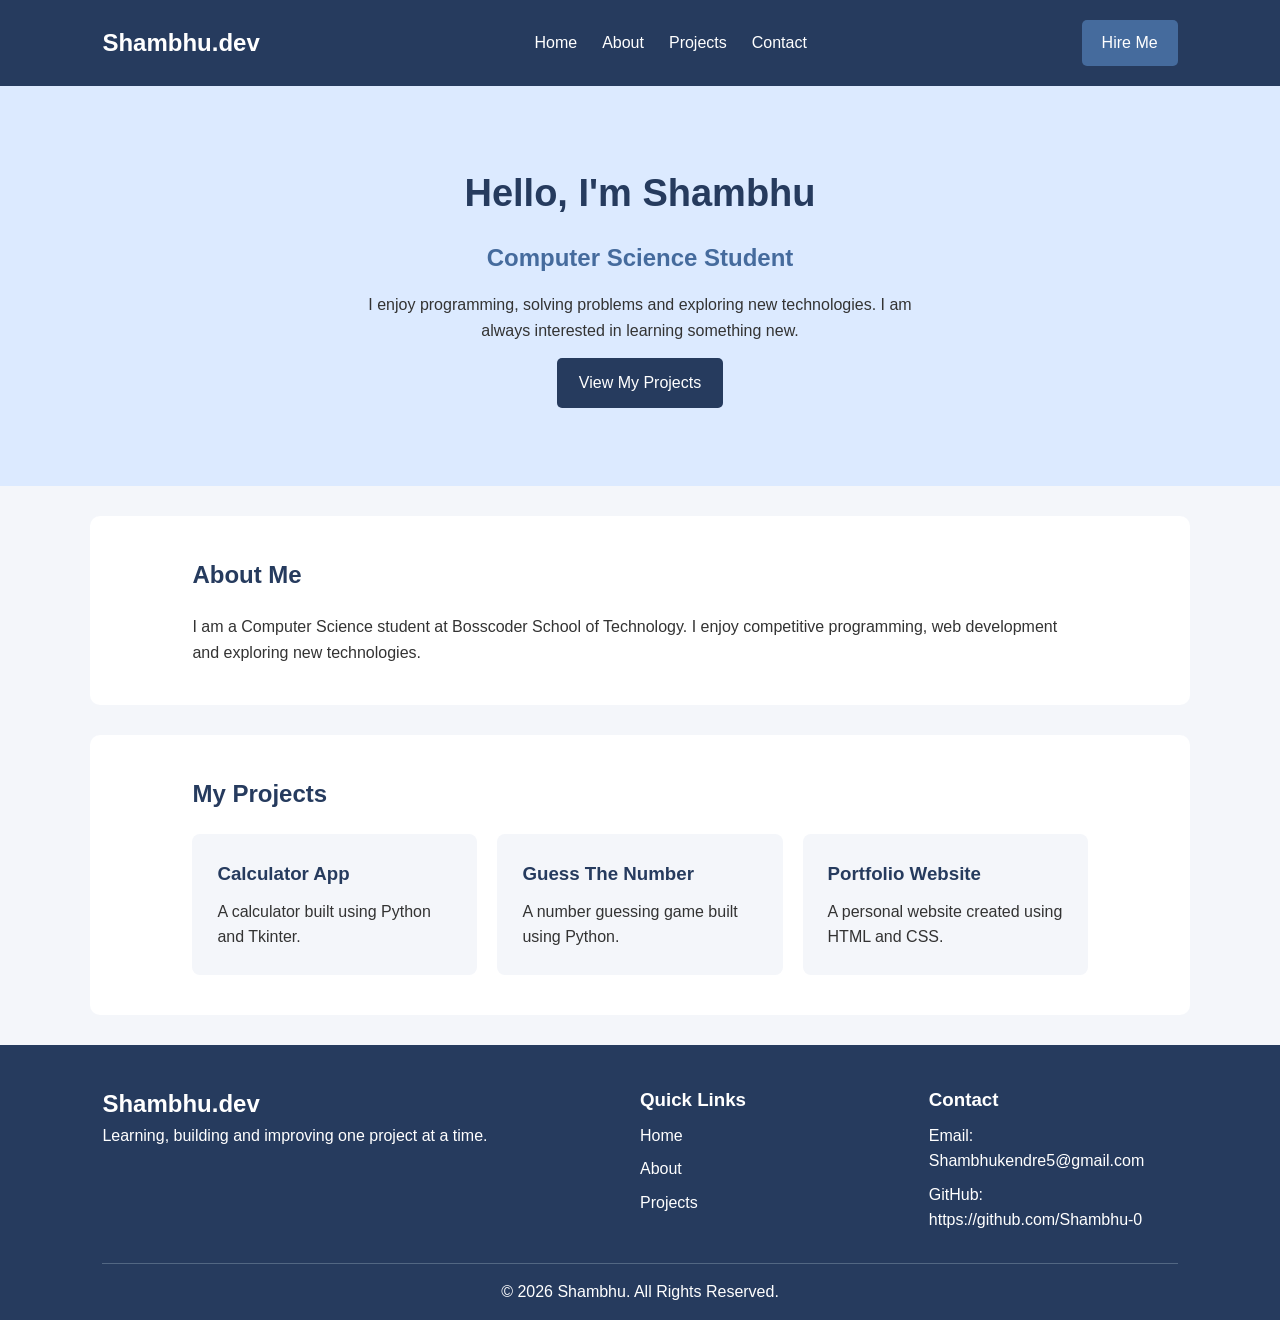
<file: P10/index.html>
<!DOCTYPE html>
<html lang="en">
<head>
    <meta charset="UTF-8">
    <meta name="viewport" content="width=device-width, initial-scale=1.0">
    <title>My Portfolio</title>
    <link rel="stylesheet" href="style.css">
</head>

<body>

    <header class="header">

        <div class="logo">
            <h2>Shambhu.dev</h2>
        </div>

        <nav class="navbar">
            <a href="#home">Home</a>
            <a href="#about">About</a>
            <a href="#projects">Projects</a>
            <a href="#contact">Contact</a>
        </nav>

        <div class="header-button">
            <a href="#contact">Hire Me</a>
        </div>

    </header>


    <main>

        <section id="home" class="hero">

            <div class="hero-content">
                <h1>Hello, I'm Shambhu</h1>

                <h2>Computer Science Student</h2>

                <p>
                    I enjoy programming, solving problems and
                    exploring new technologies. I am always
                    interested in learning something new.
                </p>

                <a href="#projects" class="btn">View My Projects</a>
            </div>

        </section>


        <section id="about" class="about">
            <h2>About Me</h2>

            <p>
                I am a Computer Science student at Bosscoder
                School of Technology. I enjoy competitive
                programming, web development and exploring
                new technologies.
            </p>
        </section>


        <section id="projects" class="projects">
            <h2>My Projects</h2>

            <div class="project-list">

                <article class="project-card">
                    <h3>Calculator App</h3>
                    <p>A calculator built using Python and Tkinter.</p>
                </article>

                <article class="project-card">
                    <h3>Guess The Number</h3>
                    <p>A number guessing game built using Python.</p>
                </article>

                <article class="project-card">
                    <h3>Portfolio Website</h3>
                    <p>A personal website created using HTML and CSS.</p>
                </article>

            </div>
        </section>

    </main>


    <footer class="footer">

        <div class="footer-content">

            <div class="footer-about">
                <h2>Shambhu.dev</h2>
                <p>
                    Learning, building and improving
                    one project at a time.
                </p>
            </div>

            <div class="footer-links">
                <h3>Quick Links</h3>
                <a href="#home">Home</a>
                <a href="#about">About</a>
                <a href="#projects">Projects</a>
            </div>

            <div class="footer-contact" id="contact">
                <h3>Contact</h3>
                <p>Email: Shambhukendre5@gmail.com</p>
                <p>GitHub: https://github.com/Shambhu-0</p>
            </div>

        </div>

        <div class="footer-bottom">
            <p>© 2026 Shambhu. All Rights Reserved.</p>
        </div>

    </footer>

</body>
</html>
</file>
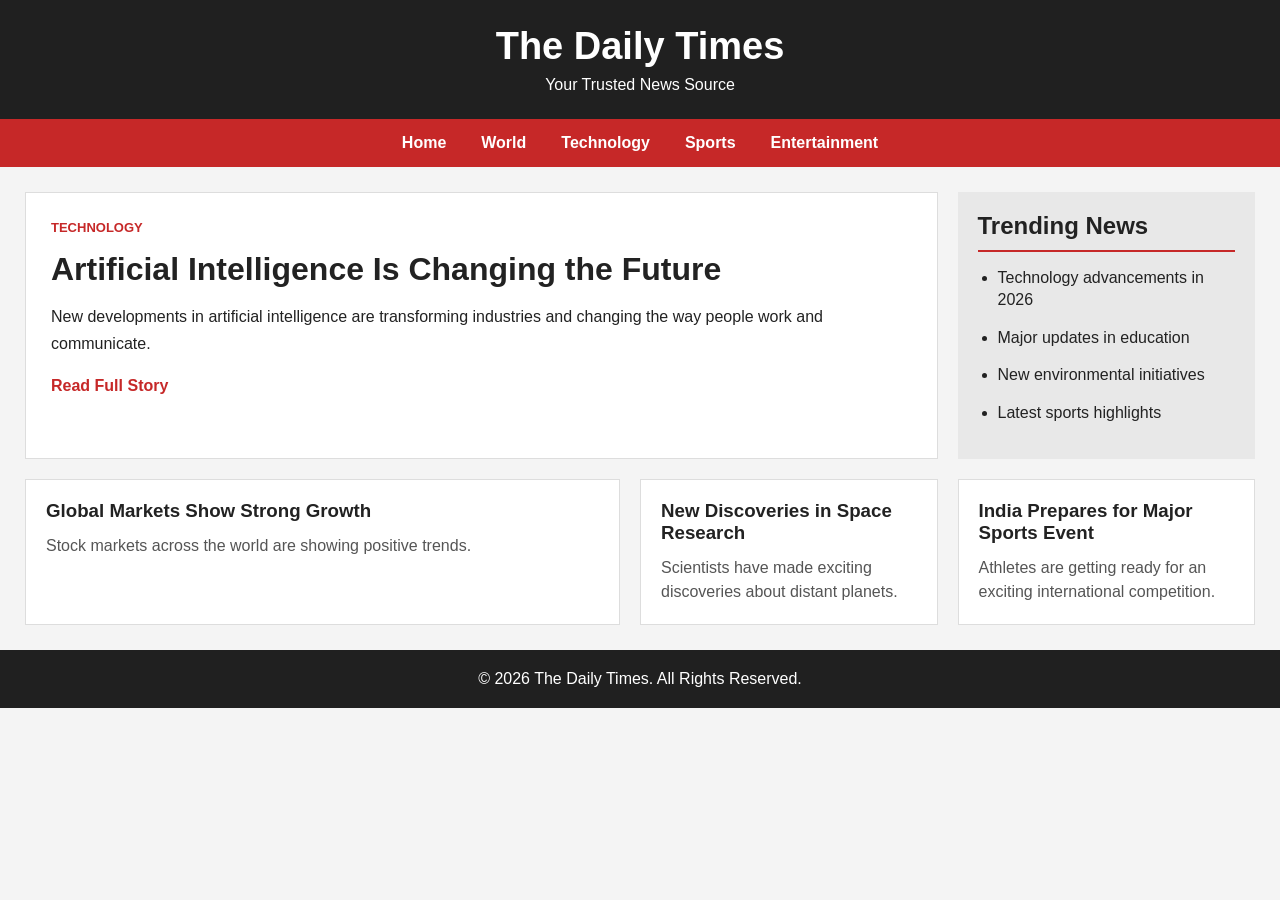
<file: P11/index.html>
<!DOCTYPE html>
<html lang="en">
<head>
    <meta charset="UTF-8">
    <meta name="viewport" content="width=device-width, initial-scale=1.0">
    <title>The Daily Times</title>
    <link rel="stylesheet" href="style.css">
</head>
<body>

    <header class="header">
        <h1>The Daily Times</h1>
        <p>Your Trusted News Source</p>
    </header>

    <nav class="navbar">
        <a href="#">Home</a>
        <a href="#">World</a>
        <a href="#">Technology</a>
        <a href="#">Sports</a>
        <a href="#">Entertainment</a>
    </nav>

    <main class="news-grid">

        <article class="main-news">
            <span class="category">Technology</span>
            <h2>Artificial Intelligence Is Changing the Future</h2>
            <p>
                New developments in artificial intelligence are transforming
                industries and changing the way people work and communicate.
            </p>
            <a href="#">Read Full Story</a>
        </article>

        <article class="news-card">
            <h3>Global Markets Show Strong Growth</h3>
            <p>Stock markets across the world are showing positive trends.</p>
        </article>

        <article class="news-card">
            <h3>New Discoveries in Space Research</h3>
            <p>Scientists have made exciting discoveries about distant planets.</p>
        </article>

        <article class="news-card">
            <h3>India Prepares for Major Sports Event</h3>
            <p>Athletes are getting ready for an exciting international competition.</p>
        </article>

        <aside class="sidebar">
            <h2>Trending News</h2>
            <ul>
                <li>Technology advancements in 2026</li>
                <li>Major updates in education</li>
                <li>New environmental initiatives</li>
                <li>Latest sports highlights</li>
            </ul>
        </aside>

    </main>

    <footer class="footer">
        <p>© 2026 The Daily Times. All Rights Reserved.</p>
    </footer>

</body>
</html>
</file>
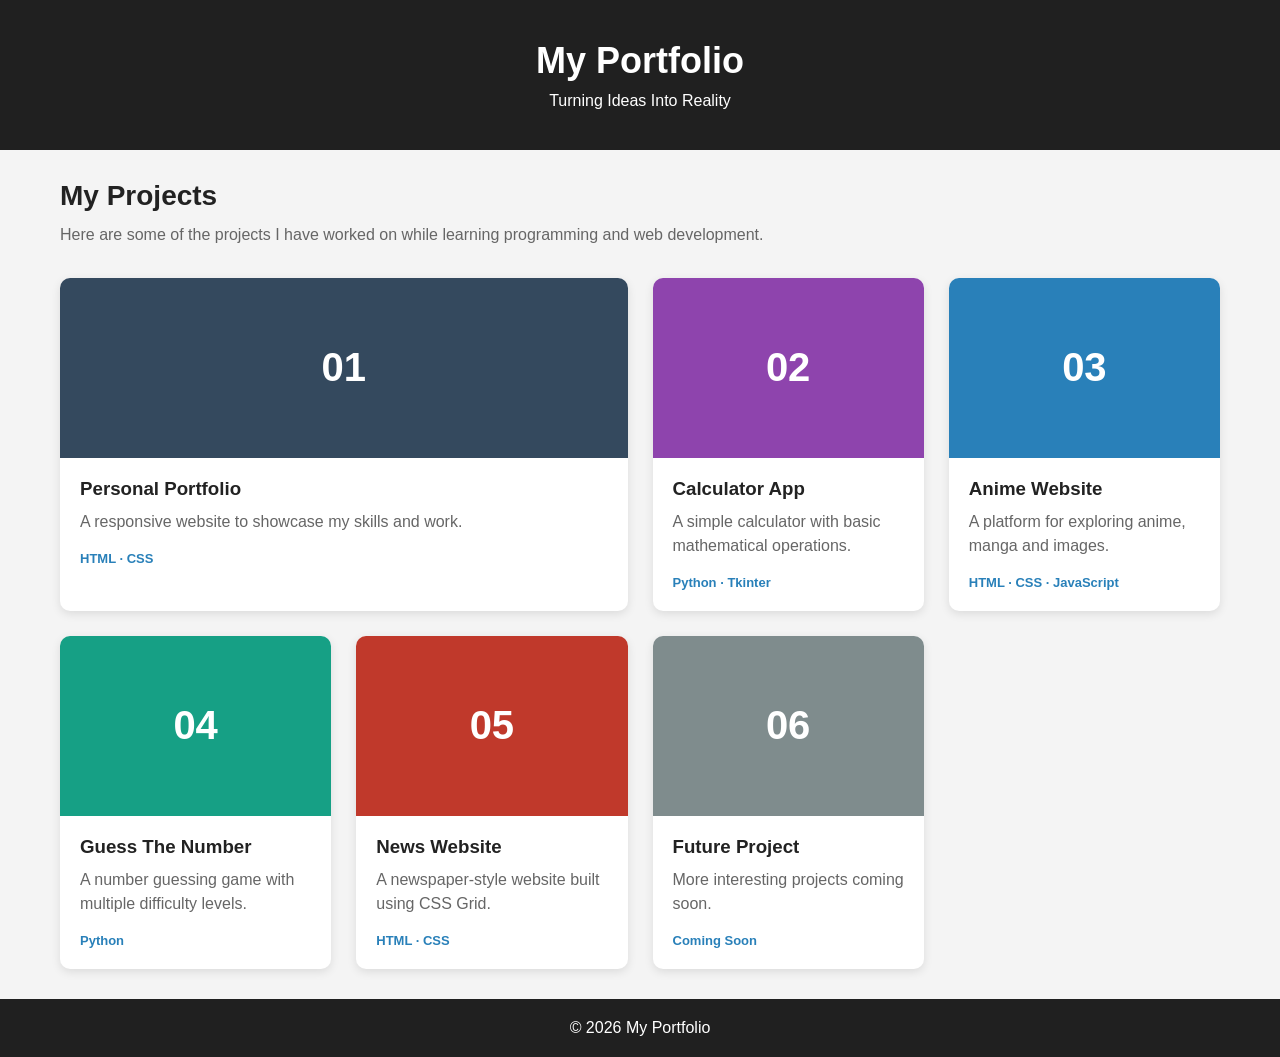
<file: P12/index.html>
<!DOCTYPE html>
<html lang="en">
<head>
    <meta charset="UTF-8">
    <meta name="viewport" content="width=device-width, initial-scale=1.0">
    <title>My Projects</title>
    <link rel="stylesheet" href="style.css">
</head>
<body>

    <header class="header">
        <h1>My Portfolio</h1>
        <p>Turning Ideas Into Reality</p>
    </header>

    <main class="container">

        <section class="intro">
            <h2>My Projects</h2>
            <p>
                Here are some of the projects I have worked on while
                learning programming and web development.
            </p>
        </section>

        <section class="projects-grid">

            <article class="project-card featured">
                <div class="project-image image-one">01</div>
                <div class="project-info">
                    <h3>Personal Portfolio</h3>
                    <p>A responsive website to showcase my skills and work.</p>
                    <span>HTML · CSS</span>
                </div>
            </article>

            <article class="project-card">
                <div class="project-image image-two">02</div>
                <div class="project-info">
                    <h3>Calculator App</h3>
                    <p>A simple calculator with basic mathematical operations.</p>
                    <span>Python · Tkinter</span>
                </div>
            </article>

            <article class="project-card">
                <div class="project-image image-three">03</div>
                <div class="project-info">
                    <h3>Anime Website</h3>
                    <p>A platform for exploring anime, manga and images.</p>
                    <span>HTML · CSS · JavaScript</span>
                </div>
            </article>

            <article class="project-card">
                <div class="project-image image-four">04</div>
                <div class="project-info">
                    <h3>Guess The Number</h3>
                    <p>A number guessing game with multiple difficulty levels.</p>
                    <span>Python</span>
                </div>
            </article>

            <article class="project-card">
                <div class="project-image image-five">05</div>
                <div class="project-info">
                    <h3>News Website</h3>
                    <p>A newspaper-style website built using CSS Grid.</p>
                    <span>HTML · CSS</span>
                </div>
            </article>

            <article class="project-card">
                <div class="project-image image-six">06</div>
                <div class="project-info">
                    <h3>Future Project</h3>
                    <p>More interesting projects coming soon.</p>
                    <span>Coming Soon</span>
                </div>
            </article>

        </section>

    </main>

    <footer class="footer">
        <p>© 2026 My Portfolio</p>
    </footer>

</body>
</html>
</file>
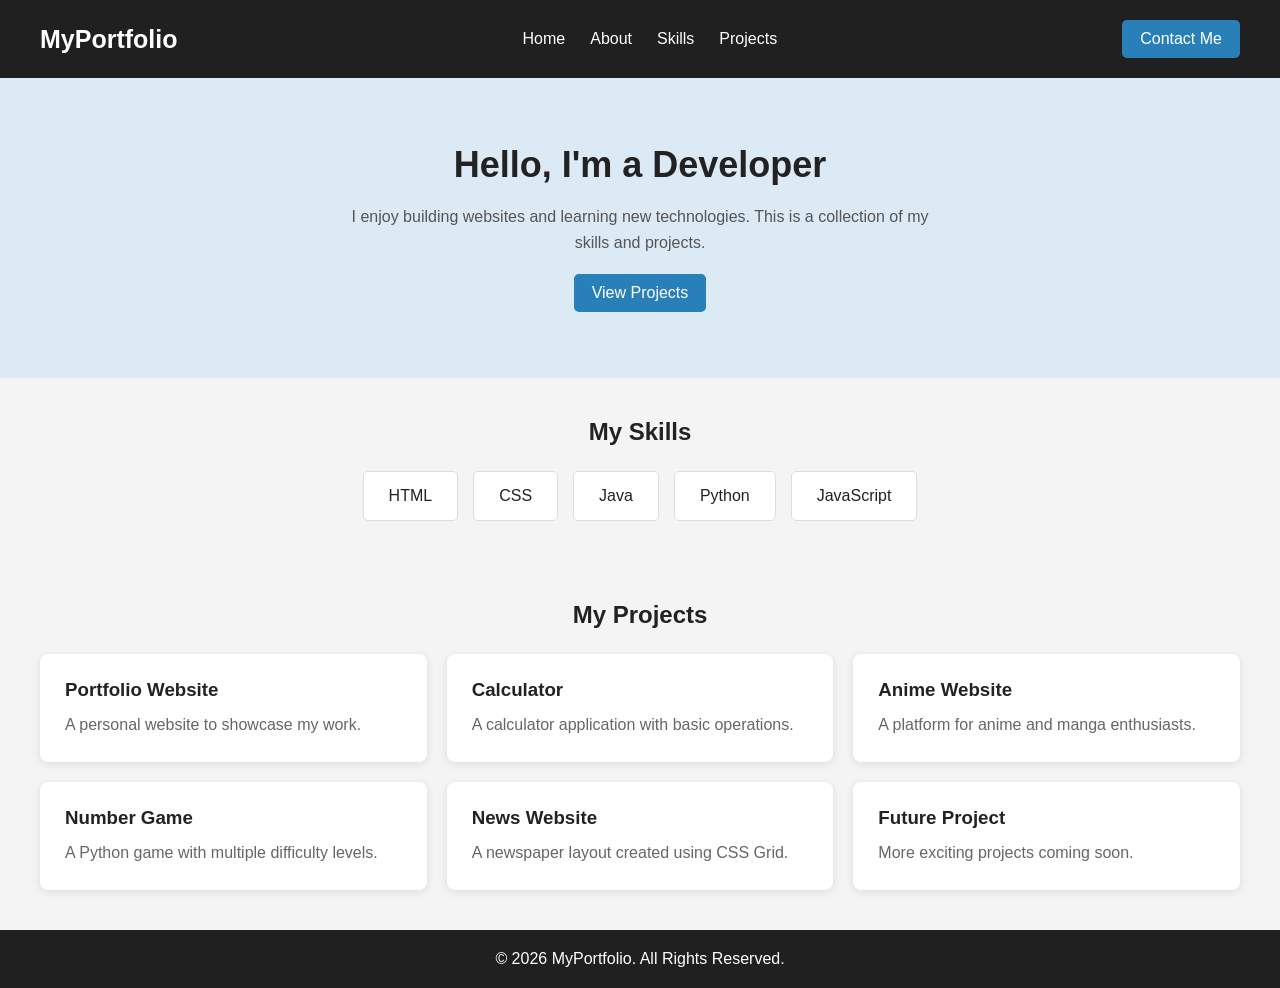
<file: P13/index.html>
<!DOCTYPE html>
<html lang="en">
<head>
    <meta charset="UTF-8">
    <meta name="viewport" content="width=device-width, initial-scale=1.0">
    <title>Flexbox and Grid Portfolio</title>
    <link rel="stylesheet" href="style.css">
</head>
<body>

    <header class="header">
        <h1>MyPortfolio</h1>

        <nav class="navbar">
            <a href="#">Home</a>
            <a href="#">About</a>
            <a href="#">Skills</a>
            <a href="#">Projects</a>
        </nav>

        <a href="#" class="contact-btn">Contact Me</a>
    </header>

    <main>

        <section class="hero">
            <div class="hero-content">
                <h2>Hello, I'm a Developer</h2>
                <p>
                    I enjoy building websites and learning new technologies.
                    This is a collection of my skills and projects.
                </p>
                <a href="#" class="project-btn">View Projects</a>
            </div>
        </section>

        <section class="skills">
            <h2>My Skills</h2>

            <div class="skills-list">
                <div class="skill">HTML</div>
                <div class="skill">CSS</div>
                <div class="skill">Java</div>
                <div class="skill">Python</div>
                <div class="skill">JavaScript</div>
            </div>
        </section>

        <section class="projects">
            <h2>My Projects</h2>

            <div class="projects-grid">

                <article class="project-card">
                    <h3>Portfolio Website</h3>
                    <p>A personal website to showcase my work.</p>
                </article>

                <article class="project-card">
                    <h3>Calculator</h3>
                    <p>A calculator application with basic operations.</p>
                </article>

                <article class="project-card">
                    <h3>Anime Website</h3>
                    <p>A platform for anime and manga enthusiasts.</p>
                </article>

                <article class="project-card">
                    <h3>Number Game</h3>
                    <p>A Python game with multiple difficulty levels.</p>
                </article>

                <article class="project-card">
                    <h3>News Website</h3>
                    <p>A newspaper layout created using CSS Grid.</p>
                </article>

                <article class="project-card">
                    <h3>Future Project</h3>
                    <p>More exciting projects coming soon.</p>
                </article>

            </div>
        </section>

    </main>

    <footer class="footer">
        <p>© 2026 MyPortfolio. All Rights Reserved.</p>
    </footer>

</body>
</html>
</file>
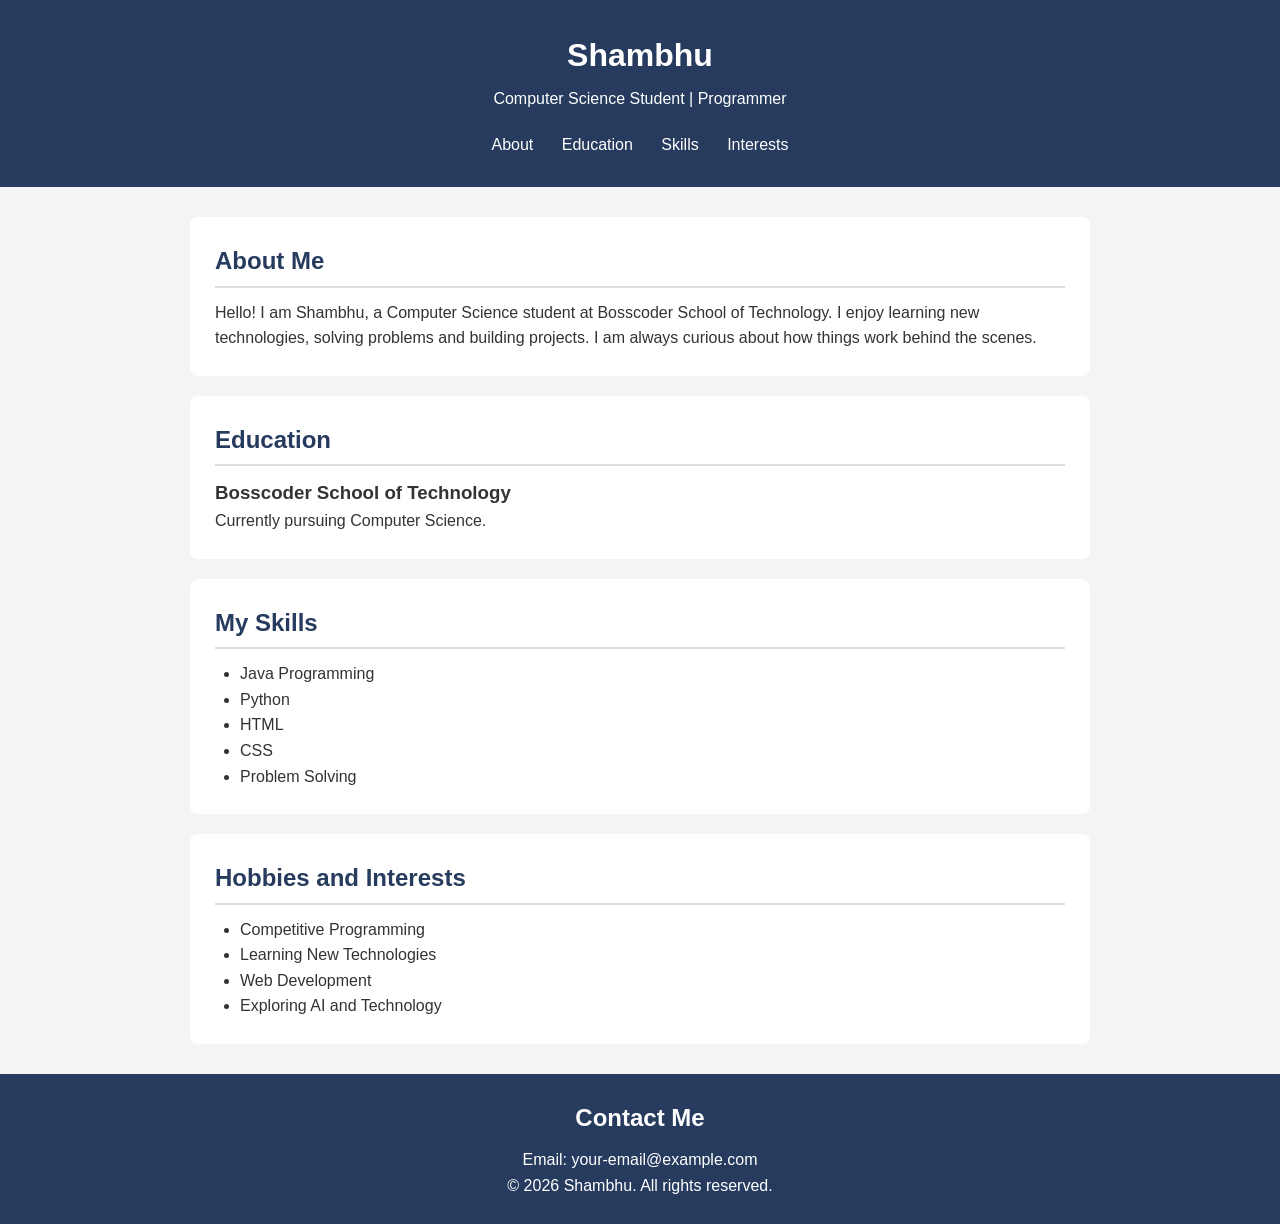
<file: P5/index.html>
<!DOCTYPE html>
<html lang="en">
<head>
    <meta charset="UTF-8">
    <meta name="viewport" content="width=device-width, initial-scale=1.0">
    <title>My Bio Page</title>
    <link rel="stylesheet" href="style.css">
</head>
<body>

    <header>
        <h1>Shambhu</h1>
        <p>Computer Science Student | Programmer</p>

        <nav>
            <a href="#about">About</a>
            <a href="#education">Education</a>
            <a href="#skills">Skills</a>
            <a href="#interests">Interests</a>
        </nav>
    </header>

    <main>

        <section id="about">
            <h2>About Me</h2>
            <p>
                Hello! I am Shambhu, a Computer Science student
                at Bosscoder School of Technology. I enjoy learning
                new technologies, solving problems and building
                projects. I am always curious about how things
                work behind the scenes.
            </p>
        </section>

        <section id="education">
            <h2>Education</h2>

            <article>
                <h3>Bosscoder School of Technology</h3>
                <p>Currently pursuing Computer Science.</p>
            </article>

        </section>

        <section id="skills">
            <h2>My Skills</h2>
            <ul>
                <li>Java Programming</li>
                <li>Python</li>
                <li>HTML</li>
                <li>CSS</li>
                <li>Problem Solving</li>
            </ul>
        </section>

        <section id="interests">
            <h2>Hobbies and Interests</h2>
            <ul>
                <li>Competitive Programming</li>
                <li>Learning New Technologies</li>
                <li>Web Development</li>
                <li>Exploring AI and Technology</li>
            </ul>
        </section>

    </main>

    <footer>
        <h2>Contact Me</h2>
        <p>Email: your-email@example.com</p>
        <p>&copy; 2026 Shambhu. All rights reserved.</p>
    </footer>

</body>
</html>
</file>
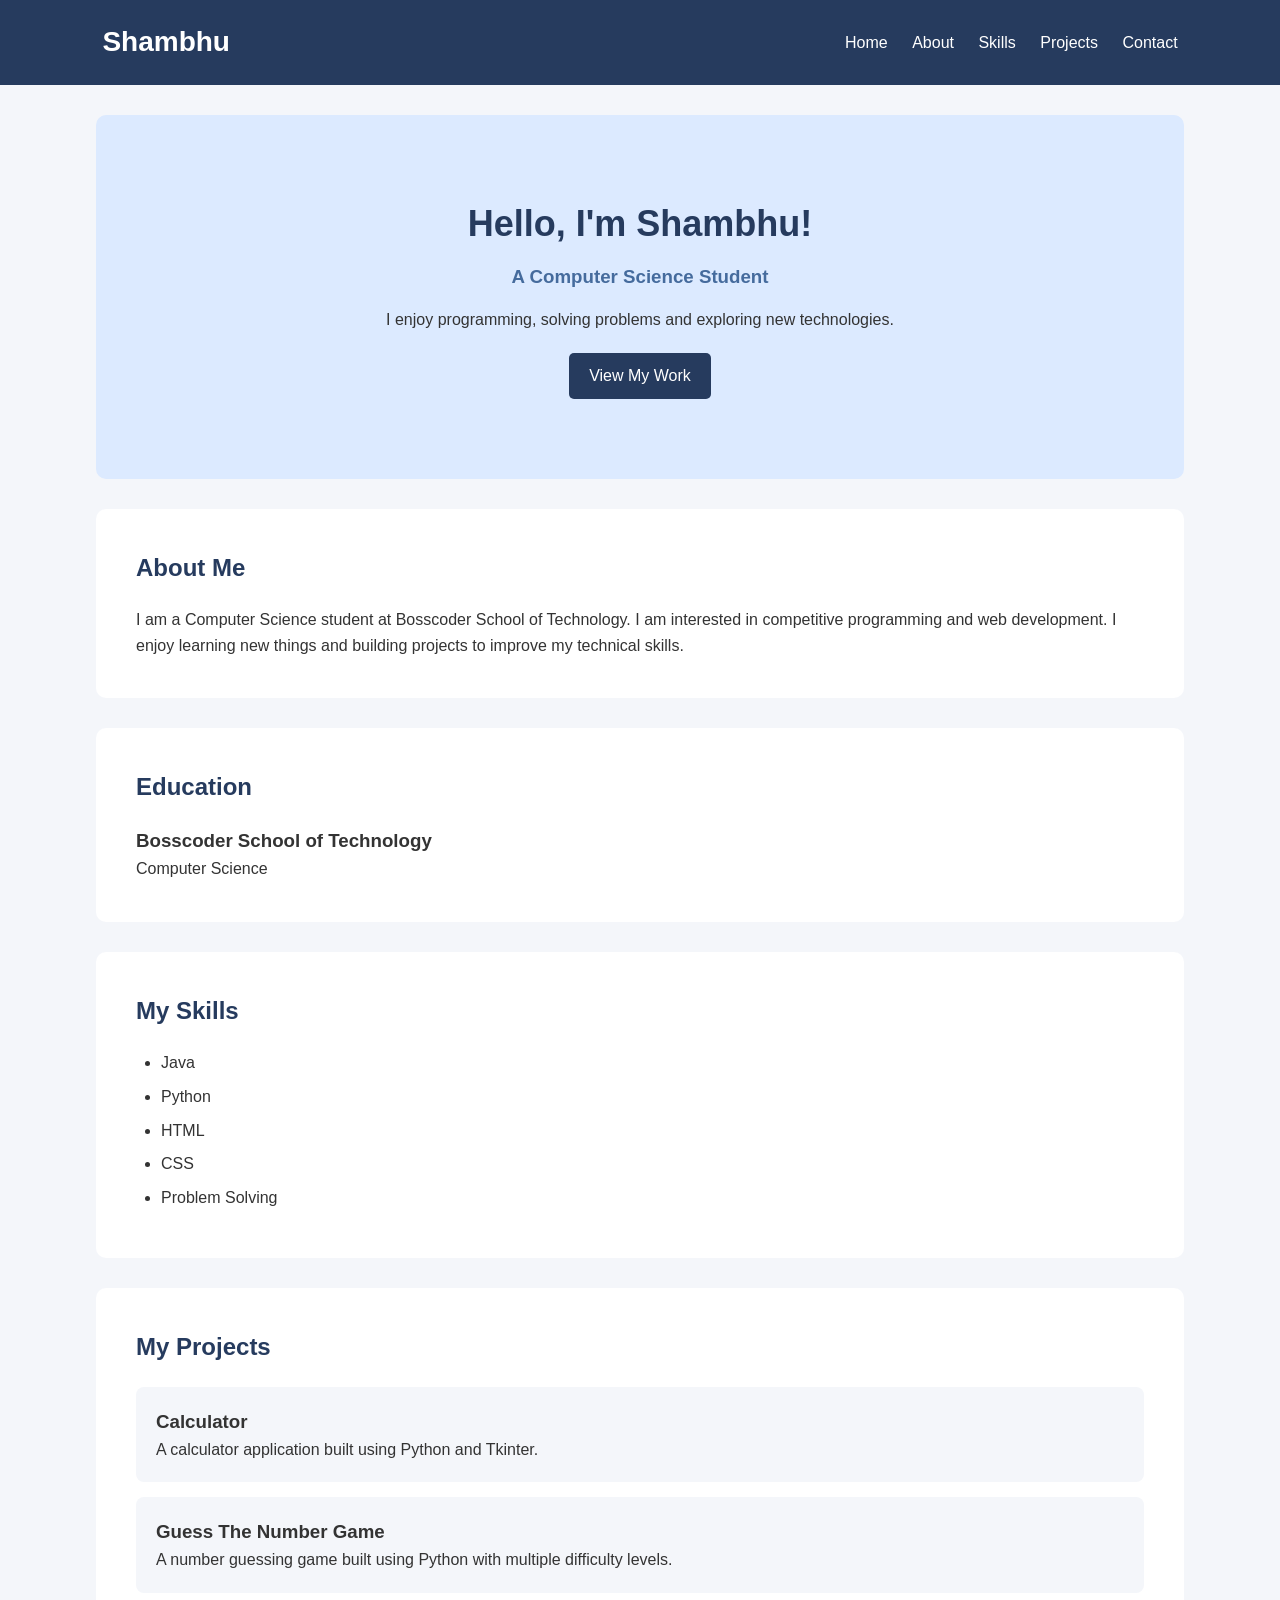
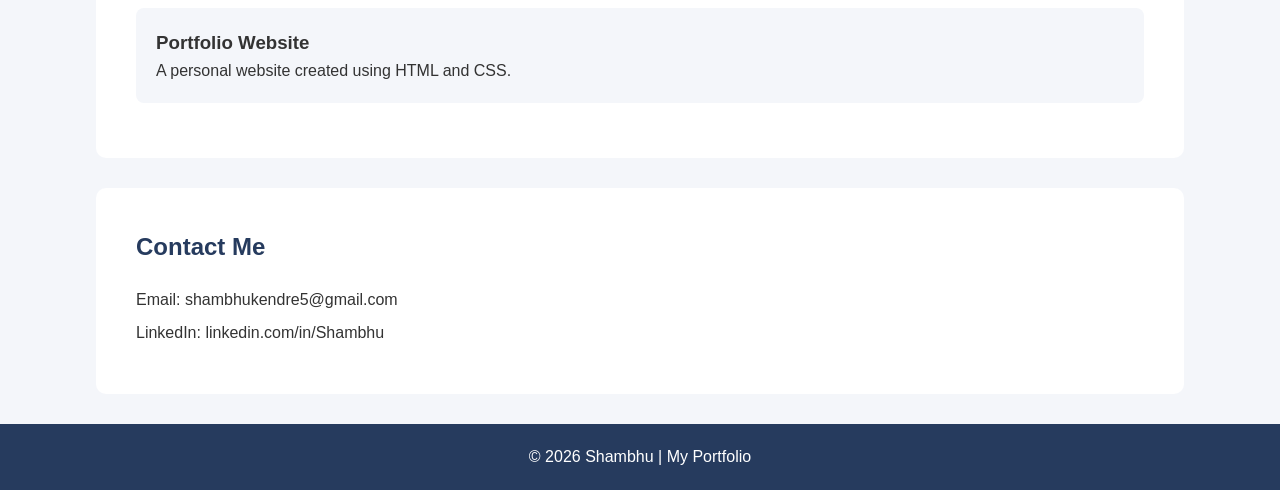
<file: P6/index.html>
<!DOCTYPE html>
<html lang="en">
<head>
    <meta charset="UTF-8">
    <meta name="viewport" content="width=device-width, initial-scale=1.0">
    <title>Shambhu | Portfolio</title>
    <link rel="stylesheet" href="style.css">
</head>

<body>

    <!-- Header Section -->
    <header>
        <h1>Shambhu</h1>

        <nav>
            <a href="#home">Home</a>
            <a href="#about">About</a>
            <a href="#skills">Skills</a>
            <a href="#projects">Projects</a>
            <a href="#contact">Contact</a>
        </nav>
    </header>

    <main>

        <!-- Hero Section -->
        <section id="home" class="hero">
            <h2>Hello, I'm Shambhu!</h2>
            <h3>A Computer Science Student</h3>

            <p>
                I enjoy programming, solving problems and
                exploring new technologies.
            </p>

            <a href="#projects" class="btn">View My Work</a>
        </section>


        <!-- About Section -->
        <section id="about">
            <h2>About Me</h2>

            <p>
                I am a Computer Science student at Bosscoder
                School of Technology. I am interested in
                competitive programming and web development.

                I enjoy learning new things and building
                projects to improve my technical skills.
            </p>
        </section>


        <!-- Education Section -->
        <section id="education">
            <h2>Education</h2>

            <article>
                <h3>Bosscoder School of Technology</h3>
                <p>Computer Science</p>
            </article>
        </section>


        <!-- Skills Section -->
        <section id="skills">
            <h2>My Skills</h2>

            <ul>
                <li>Java</li>
                <li>Python</li>
                <li>HTML</li>
                <li>CSS</li>
                <li>Problem Solving</li>
            </ul>
        </section>


        <!-- Projects Section -->
        <section id="projects">
            <h2>My Projects</h2>

            <article class="project">
                <h3>Calculator</h3>
                <p>
                    A calculator application built using Python
                    and Tkinter.
                </p>
            </article>

            <article class="project">
                <h3>Guess The Number Game</h3>
                <p>
                    A number guessing game built using Python
                    with multiple difficulty levels.
                </p>
            </article>

            <article class="project">
                <h3>Portfolio Website</h3>
                <p>
                    A personal website created using HTML
                    and CSS.
                </p>
            </article>

        </section>


        <!-- Contact Section -->
        <section id="contact">
            <h2>Contact Me</h2>

            <p>Email: shambhukendre5@gmail.com</p>
            <p>LinkedIn: linkedin.com/in/Shambhu</p>
        </section>

    </main>


    <!-- Footer Section -->
    <footer>
        <p>&copy; 2026 Shambhu | My Portfolio</p>
    </footer>

</body>
</html>
</file>
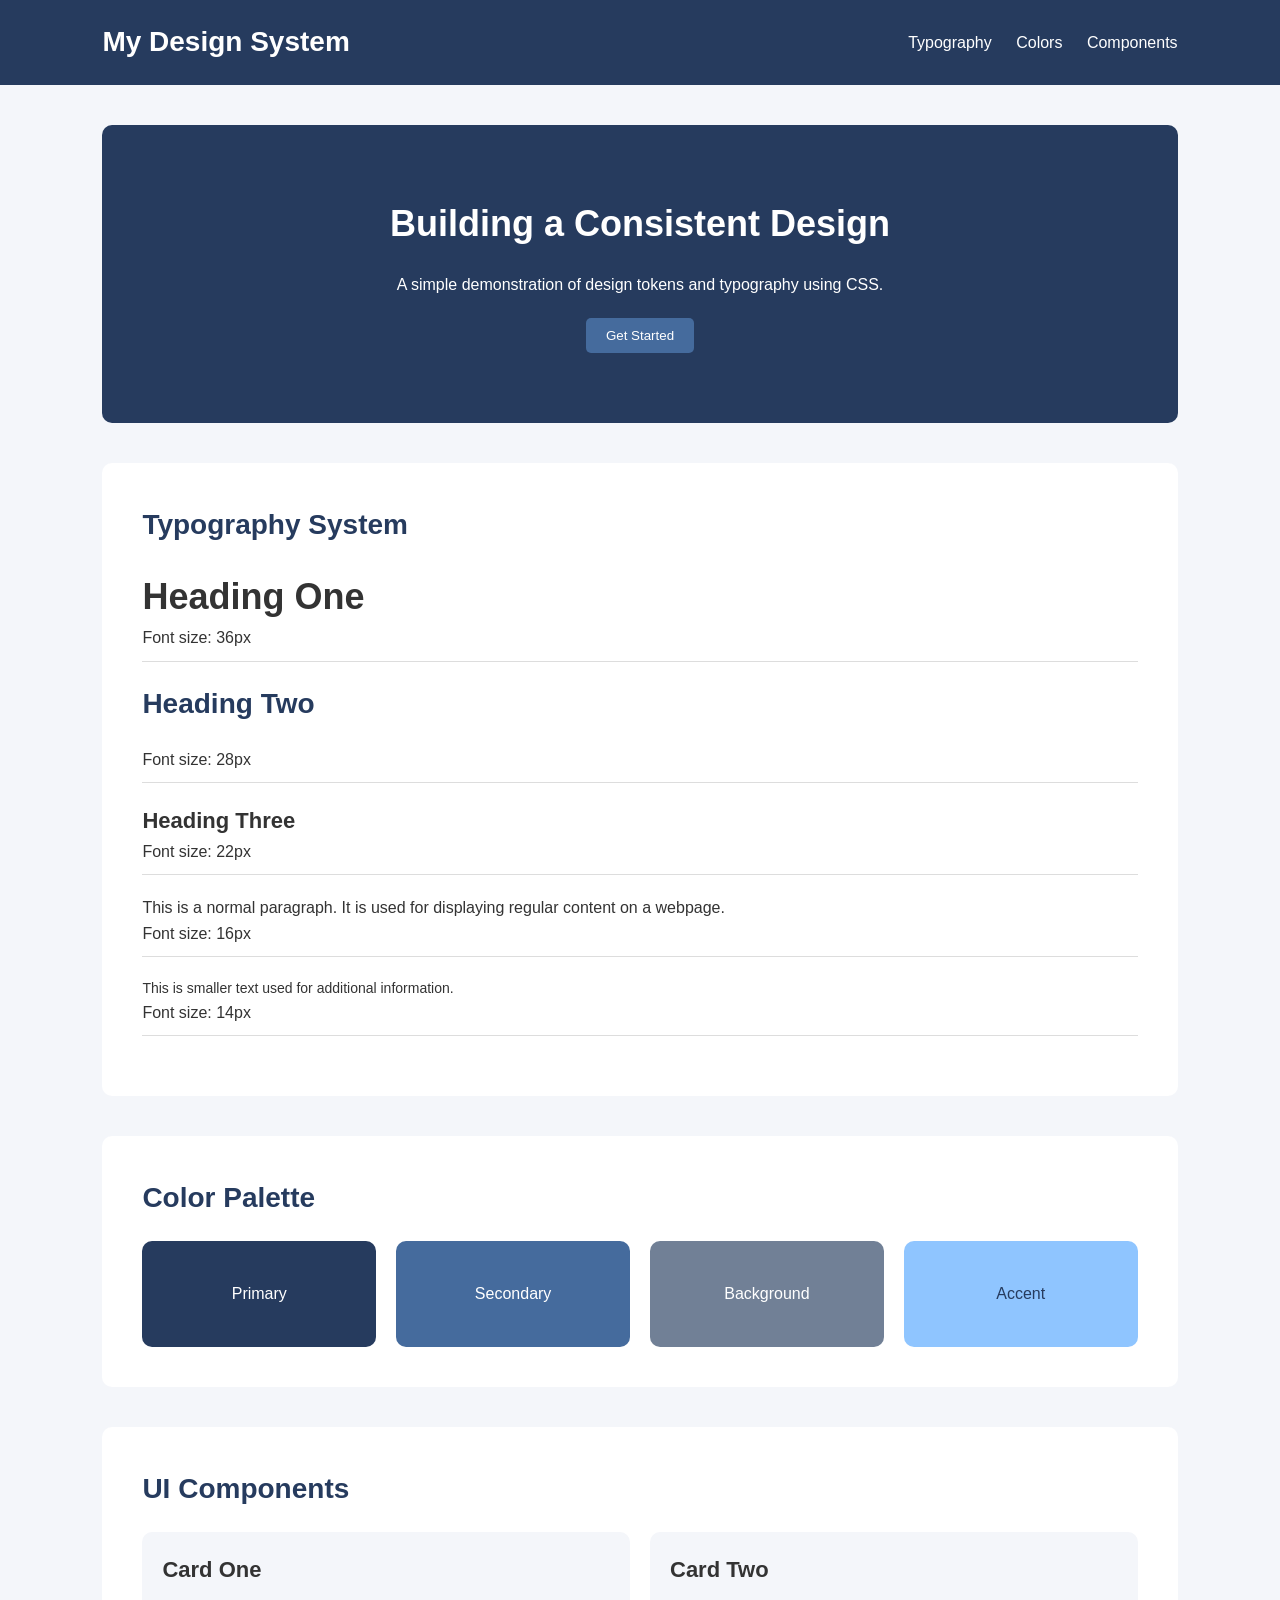
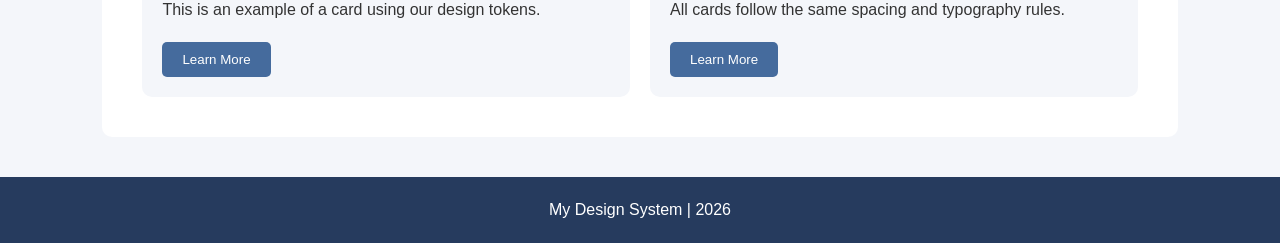
<file: P7/index.html>
<!DOCTYPE html>
<html lang="en">
<head>
    <meta charset="UTF-8">
    <meta name="viewport" content="width=device-width, initial-scale=1.0">
    <title>Design System</title>
    <link rel="stylesheet" href="style.css">
</head>

<body>

    <header>
        <h2>My Design System</h2>

        <nav>
            <a href="#typography">Typography</a>
            <a href="#colors">Colors</a>
            <a href="#components">Components</a>
        </nav>
    </header>

    <main>

        <section class="hero">
            <h1>Building a Consistent Design</h1>

            <p>
                A simple demonstration of design tokens
                and typography using CSS.
            </p>

            <button>Get Started</button>
        </section>


        <section id="typography">
            <h2>Typography System</h2>

            <div class="type-example">
                <h1>Heading One</h1>
                <p>Font size: 36px</p>
            </div>

            <div class="type-example">
                <h2>Heading Two</h2>
                <p>Font size: 28px</p>
            </div>

            <div class="type-example">
                <h3>Heading Three</h3>
                <p>Font size: 22px</p>
            </div>

            <div class="type-example">
                <p class="normal-text">
                    This is a normal paragraph. It is used
                    for displaying regular content on a
                    webpage.
                </p>
                <p>Font size: 16px</p>
            </div>

            <div class="type-example">
                <p class="small-text">
                    This is smaller text used for additional
                    information.
                </p>
                <p>Font size: 14px</p>
            </div>

        </section>


        <section id="colors">
            <h2>Color Palette</h2>

            <div class="color-container">

                <div class="color-box primary">
                    Primary
                </div>

                <div class="color-box secondary">
                    Secondary
                </div>

                <div class="color-box background">
                    Background
                </div>

                <div class="color-box accent">
                    Accent
                </div>

            </div>
        </section>


        <section id="components">
            <h2>UI Components</h2>

            <div class="cards">

                <article class="card">
                    <h3>Card One</h3>
                    <p>
                        This is an example of a card
                        using our design tokens.
                    </p>
                    <button>Learn More</button>
                </article>

                <article class="card">
                    <h3>Card Two</h3>
                    <p>
                        All cards follow the same
                        spacing and typography rules.
                    </p>
                    <button>Learn More</button>
                </article>

            </div>

        </section>

    </main>


    <footer>
        <p>My Design System | 2026</p>
    </footer>

</body>
</html>
</file>
<file: P10/style.css>
* {
    margin: 0;
    padding: 0;
    box-sizing: border-box;
}

html {
    scroll-behavior: smooth;
}

body {
    font-family: Arial, sans-serif;
    background-color: #f4f6fa;
    color: #333;
    line-height: 1.6;
}

.header {
    background-color: #263b5e;
    color: white;
    padding: 20px 8%;

    display: flex;
    justify-content: space-between;
    align-items: center;
    flex-wrap: wrap;
    gap: 20px;
}

.logo {
    flex-shrink: 0;
}

.navbar {
    display: flex;
    align-items: center;
    gap: 25px;
}

.navbar a {
    color: white;
    text-decoration: none;
}

.navbar a:hover {
    color: #8fc5ff;
}

.header-button a {
    display: inline-block;
    background-color: #456b9d;
    color: white;
    text-decoration: none;
    padding: 10px 20px;
    border-radius: 5px;
}

.header-button a:hover {
    background-color: #5c84b7;
}

.hero {
    min-height: 400px;
    display: flex;
    justify-content: center;
    align-items: center;
    text-align: center;
    padding: 50px 8%;
    background-color: #dceaff;
}

.hero-content {
    max-width: 650px;
    display: flex;
    flex-direction: column;
    align-items: center;
    gap: 15px;
}

.hero h1 {
    font-size: 38px;
    color: #263b5e;
}

.hero h2 {
    color: #456b9d;
}

.hero p {
    max-width: 550px;
}

.btn {
    display: inline-block;
    background-color: #263b5e;
    color: white;
    text-decoration: none;
    padding: 12px 22px;
    border-radius: 5px;
}

.about,
.projects {
    background-color: white;
    padding: 40px 8%;
    margin: 30px auto;
    max-width: 1100px;
    border-radius: 10px;
}

.about h2,
.projects h2 {
    color: #263b5e;
    margin-bottom: 20px;
}

.project-list {
    display: flex;
    gap: 20px;
    flex-wrap: wrap;
}

.project-card {
    background-color: #f4f6fa;
    padding: 25px;
    border-radius: 8px;
    flex: 1 1 220px;
}

.project-card h3 {
    color: #263b5e;
    margin-bottom: 10px;
}

.footer {
    background-color: #263b5e;
    color: white;
    padding: 40px 8% 15px;
}

.footer-content {
    display: flex;
    justify-content: space-between;
    align-items: flex-start;
    gap: 40px;
    flex-wrap: wrap;
}

.footer-about {
    flex: 2;
    min-width: 200px;
}

.footer-links,
.footer-contact {
    flex: 1;
    min-width: 180px;
    display: flex;
    flex-direction: column;
    gap: 8px;
}

.footer-links a {
    color: white;
    text-decoration: none;
}

.footer-links a:hover {
    color: #8fc5ff;
}

.footer-bottom {
    border-top: 1px solid #526783;
    margin-top: 30px;
    padding-top: 15px;
    text-align: center;
}

@media (max-width: 768px) {

    .header {
        flex-direction: column;
        justify-content: center;
    }

    .navbar {
        flex-wrap: wrap;
        justify-content: center;
    }

    .footer-content {
        justify-content: flex-start;
    }

}

@media (max-width: 480px) {

    .header {
        padding: 20px;
    }

    .navbar {
        flex-direction: column;
        gap: 10px;
    }

    .hero h1 {
        font-size: 28px;
    }

    .footer-content {
        flex-direction: column;
        gap: 25px;
    }

    .footer-about,
    .footer-links,
    .footer-contact {
        width: 100%;
    }

}
</file>
<file: P11/style.css>
* {
    margin: 0;
    padding: 0;
    box-sizing: border-box;
}

body {
    font-family: Arial, sans-serif;
    background-color: #f4f4f4;
    color: #222;
}

.header {
    text-align: center;
    padding: 25px;
    background-color: #202020;
    color: white;
}

.header h1 {
    font-size: 38px;
    margin-bottom: 8px;
}

.navbar {
    display: flex;
    justify-content: center;
    gap: 35px;
    padding: 15px;
    background-color: #c62828;
}

.navbar a {
    color: white;
    text-decoration: none;
    font-weight: bold;
}

.news-grid {
    display: grid;
    grid-template-columns: 2fr 1fr 1fr;
    gap: 20px;
    padding: 25px;
}

.main-news {
    grid-column: 1 / 3;
    grid-row: 1 / 3;
    background-color: white;
    padding: 25px;
    border: 1px solid #ddd;
}

.category {
    color: #c62828;
    font-weight: bold;
    text-transform: uppercase;
    font-size: 13px;
}

.main-news h2 {
    font-size: 32px;
    margin: 15px 0;
}

.main-news p {
    line-height: 1.7;
    margin-bottom: 20px;
}

.main-news a {
    color: #c62828;
    font-weight: bold;
    text-decoration: none;
}

.news-card {
    background-color: white;
    padding: 20px;
    border: 1px solid #ddd;
}

.news-card h3 {
    margin-bottom: 12px;
}

.news-card p {
    line-height: 1.5;
    color: #555;
}

.sidebar {
    background-color: #e8e8e8;
    padding: 20px;
    grid-column: 3;
    grid-row: 1 / 3;
}

.sidebar h2 {
    margin-bottom: 15px;
    border-bottom: 2px solid #c62828;
    padding-bottom: 10px;
}

.sidebar ul {
    padding-left: 20px;
}

.sidebar li {
    margin-bottom: 15px;
    line-height: 1.4;
}

.footer {
    text-align: center;
    padding: 20px;
    background-color: #202020;
    color: white;
}

@media (max-width: 768px) {
    .news-grid {
        grid-template-columns: 1fr 1fr;
    }

    .main-news {
        grid-column: 1 / 3;
        grid-row: auto;
    }

    .sidebar {
        grid-column: 1 / 3;
        grid-row: auto;
    }

    .navbar {
        flex-wrap: wrap;
        gap: 15px;
    }
}

@media (max-width: 500px) {
    .news-grid {
        grid-template-columns: 1fr;
    }

    .main-news,
    .sidebar {
        grid-column: 1;
    }

    .header h1 {
        font-size: 30px;
    }
}
</file>
<file: P12/style.css>
* {
    margin: 0;
    padding: 0;
    box-sizing: border-box;
}

body {
    font-family: Arial, sans-serif;
    background-color: #f4f4f4;
    color: #222;
}

.header {
    text-align: center;
    padding: 40px 20px;
    background-color: #202020;
    color: white;
}

.header h1 {
    font-size: 36px;
    margin-bottom: 10px;
}

.container {
    max-width: 1200px;
    margin: auto;
    padding: 30px 20px;
}

.intro {
    margin-bottom: 30px;
}

.intro h2 {
    font-size: 28px;
    margin-bottom: 10px;
}

.intro p {
    color: #666;
    line-height: 1.6;
}

.projects-grid {
    display: grid;
    grid-template-columns: repeat(auto-fit, minmax(250px, 1fr));
    grid-auto-rows: auto;
    gap: 25px;
}

.project-card {
    background-color: white;
    border-radius: 10px;
    overflow: hidden;
    box-shadow: 0 3px 10px rgba(0, 0, 0, 0.1);
    transition: transform 0.3s;
}

.project-card:hover {
    transform: translateY(-5px);
}

.project-image {
    height: 180px;
    display: flex;
    justify-content: center;
    align-items: center;
    color: white;
    font-size: 40px;
    font-weight: bold;
}

.image-one {
    background-color: #34495e;
}

.image-two {
    background-color: #8e44ad;
}

.image-three {
    background-color: #2980b9;
}

.image-four {
    background-color: #16a085;
}

.image-five {
    background-color: #c0392b;
}

.image-six {
    background-color: #7f8c8d;
}

.project-info {
    padding: 20px;
}

.project-info h3 {
    margin-bottom: 10px;
}

.project-info p {
    color: #666;
    line-height: 1.5;
    margin-bottom: 15px;
}

.project-info span {
    font-size: 13px;
    color: #2980b9;
    font-weight: bold;
}

.featured {
    grid-column: span 2;
}

.footer {
    text-align: center;
    padding: 20px;
    background-color: #202020;
    color: white;
}

@media (max-width: 600px) {
    .featured {
        grid-column: span 1;
    }

    .header h1 {
        font-size: 28px;
    }
}
</file>
<file: P13/style.css>
* {
    margin: 0;
    padding: 0;
    box-sizing: border-box;
}

body {
    font-family: Arial, sans-serif;
    background-color: #f4f4f4;
    color: #222;
}

.header {
    display: flex;
    justify-content: space-between;
    align-items: center;
    flex-wrap: wrap;
    gap: 20px;
    padding: 20px 40px;
    background-color: #202020;
    color: white;
}

.header h1 {
    font-size: 25px;
}

.navbar {
    display: flex;
    align-items: center;
    gap: 25px;
}

.navbar a {
    color: white;
    text-decoration: none;
}

.contact-btn,
.project-btn {
    background-color: #2980b9;
    color: white;
    padding: 10px 18px;
    border-radius: 5px;
    text-decoration: none;
}

.hero {
    display: flex;
    justify-content: center;
    align-items: center;
    text-align: center;
    min-height: 300px;
    padding: 40px 20px;
    background-color: #dceaf5;
}

.hero-content {
    display: flex;
    flex-direction: column;
    align-items: center;
    gap: 18px;
    max-width: 600px;
}

.hero-content h2 {
    font-size: 36px;
}

.hero-content p {
    line-height: 1.6;
    color: #555;
}

.skills,
.projects {
    padding: 40px;
}

.skills h2,
.projects h2 {
    margin-bottom: 25px;
    text-align: center;
}

.skills-list {
    display: flex;
    justify-content: center;
    flex-wrap: wrap;
    gap: 15px;
}

.skill {
    padding: 15px 25px;
    background-color: white;
    border-radius: 5px;
    border: 1px solid #ddd;
}

.projects-grid {
    display: grid;
    grid-template-columns: repeat(3, 1fr);
    gap: 20px;
}

.project-card {
    padding: 25px;
    background-color: white;
    border-radius: 8px;
    box-shadow: 0 2px 8px rgba(0, 0, 0, 0.1);
}

.project-card h3 {
    margin-bottom: 12px;
}

.project-card p {
    color: #666;
    line-height: 1.5;
}

.footer {
    text-align: center;
    padding: 20px;
    background-color: #202020;
    color: white;
}

@media (max-width: 768px) {
    .header {
        justify-content: center;
    }

    .projects-grid {
        grid-template-columns: repeat(2, 1fr);
    }

    .skills,
    .projects {
        padding: 25px;
    }
}

@media (max-width: 500px) {
    .navbar {
        flex-wrap: wrap;
        justify-content: center;
    }

    .projects-grid {
        grid-template-columns: 1fr;
    }

    .hero-content h2 {
        font-size: 28px;
    }
}
</file>
<file: P5/style.css>
* {
    margin: 0;
    padding: 0;
    box-sizing: border-box;
}

body {
    font-family: Arial, sans-serif;
    background-color: #f4f4f4;
    color: #333;
    line-height: 1.6;
}

header {
    background-color: #263b5e;
    color: white;
    text-align: center;
    padding: 30px;
}

header h1 {
    font-size: 32px;
    margin-bottom: 5px;
}

nav {
    margin-top: 20px;
}

nav a {
    color: white;
    text-decoration: none;
    margin: 0 12px;
}

nav a:hover {
    text-decoration: underline;
}

main {
    width: 80%;
    max-width: 900px;
    margin: 30px auto;
}

section {
    background-color: white;
    padding: 25px;
    margin-bottom: 20px;
    border-radius: 8px;
}

section h2 {
    color: #263b5e;
    margin-bottom: 12px;
    border-bottom: 2px solid #ddd;
    padding-bottom: 5px;
}

article {
    margin-top: 10px;
}

ul {
    padding-left: 25px;
}

footer {
    background-color: #263b5e;
    color: white;
    text-align: center;
    padding: 25px;
}

footer h2 {
    margin-bottom: 10px;
}
</file>
<file: P6/style.css>
/* General Styling */
* {
    margin: 0;
    padding: 0;
    box-sizing: border-box;
}

html {
    scroll-behavior: smooth;
}

body {
    font-family: Arial, sans-serif;
    background-color: #f4f6fa;
    color: #333;
    line-height: 1.6;
}


/* Header */
header {
    background-color: #263b5e;
    color: white;
    padding: 20px 8%;
    display: flex;
    justify-content: space-between;
    align-items: center;
}

header h1 {
    font-size: 28px;
}

nav a {
    color: white;
    text-decoration: none;
    margin-left: 20px;
}

nav a:hover {
    color: #8fc5ff;
}


/* Main Sections */
main {
    width: 85%;
    max-width: 1100px;
    margin: auto;
}

section {
    background-color: white;
    padding: 40px;
    margin: 30px 0;
    border-radius: 10px;
}

section h2 {
    color: #263b5e;
    margin-bottom: 20px;
}


/* Hero Section */
.hero {
    text-align: center;
    padding: 80px 30px;
    background-color: #dceaff;
}

.hero h2 {
    font-size: 36px;
    margin-bottom: 10px;
}

.hero h3 {
    color: #456b9d;
    margin-bottom: 15px;
}

.btn {
    display: inline-block;
    background-color: #263b5e;
    color: white;
    text-decoration: none;
    padding: 10px 20px;
    margin-top: 20px;
    border-radius: 5px;
}

.btn:hover {
    background-color: #456b9d;
}


/* Skills Section */
ul {
    padding-left: 25px;
}

li {
    margin-bottom: 8px;
}


/* Projects Section */
.project {
    background-color: #f4f6fa;
    padding: 20px;
    margin-bottom: 15px;
    border-radius: 8px;
}


/* Contact Section */
#contact p {
    margin-bottom: 8px;
}


/* Footer */
footer {
    background-color: #263b5e;
    color: white;
    text-align: center;
    padding: 20px;
}
</file>
<file: P7/style.css>
:root {

    /* Colors */
    --primary-color: #263b5e;
    --secondary-color: #456b9d;
    --background-color: #f4f6fa;
    --accent-color: #8fc5ff;
    --white-color: #ffffff;
    --text-color: #333333;

    /* Font Sizes */
    --heading-one: 36px;
    --heading-two: 28px;
    --heading-three: 22px;
    --paragraph-size: 16px;
    --small-size: 14px;

    /* Spacing */
    --small-space: 10px;
    --medium-space: 20px;
    --large-space: 40px;

    /* Border Radius */
    --border-radius: 10px;
}


* {
    margin: 0;
    padding: 0;
    box-sizing: border-box;
}

html {
    scroll-behavior: smooth;
}

body {
    font-family: Arial, sans-serif;
    background-color: var(--background-color);
    color: var(--text-color);
    line-height: 1.6;
}

h1 {
    font-size: var(--heading-one);
}

h2 {
    font-size: var(--heading-two);
    color: var(--primary-color);
}

h3 {
    font-size: var(--heading-three);
}

p {
    font-size: var(--paragraph-size);
}

.small-text {
    font-size: var(--small-size);
}


header {
    background-color: var(--primary-color);
    color: var(--white-color);
    padding: var(--medium-space) 8%;

    display: flex;
    justify-content: space-between;
    align-items: center;
}

header h2 {
    color: var(--white-color);
}

nav a {
    color: var(--white-color);
    text-decoration: none;
    margin-left: var(--medium-space);
}

nav a:hover {
    color: var(--accent-color);
}


.hero {
    background-color: var(--primary-color);
    color: var(--white-color);
    text-align: center;
    padding: 70px var(--large-space);
    margin: var(--large-space) 8%;
    border-radius: var(--border-radius);
}

.hero h1 {
    margin-bottom: var(--medium-space);
}

.hero p {
    margin-bottom: var(--medium-space);
}


button {
    background-color: var(--secondary-color);
    color: var(--white-color);
    border: none;
    padding: var(--small-space) var(--medium-space);
    border-radius: 5px;
    cursor: pointer;
}

button:hover {
    background-color: var(--primary-color);
}


section:not(.hero) {
    background-color: var(--white-color);
    margin: var(--large-space) 8%;
    padding: var(--large-space);
    border-radius: var(--border-radius);
}

section h2 {
    margin-bottom: var(--medium-space);
}


.type-example {
    margin-bottom: var(--medium-space);
    padding-bottom: var(--small-space);
    border-bottom: 1px solid #dddddd;
}


.color-container {
    display: flex;
    gap: var(--medium-space);
    flex-wrap: wrap;
}

.color-box {
    padding: var(--large-space);
    border-radius: var(--border-radius);
    color: var(--white-color);
    text-align: center;
    flex: 1;
    min-width: 120px;
}

.primary {
    background-color: var(--primary-color);
}

.secondary {
    background-color: var(--secondary-color);
}

.background {
    background-color: #718096;
}

.accent {
    background-color: var(--accent-color);
    color: var(--primary-color);
}

.cards {
    display: flex;
    gap: var(--medium-space);
    flex-wrap: wrap;
}

.card {
    flex: 1;
    min-width: 220px;
    padding: var(--medium-space);
    background-color: var(--background-color);
    border-radius: var(--border-radius);
}

.card h3 {
    margin-bottom: var(--small-space);
}

.card p {
    margin-bottom: var(--medium-space);
}

footer {
    background-color: var(--primary-color);
    color: var(--white-color);
    text-align: center;
    padding: var(--medium-space);
}
</file>
